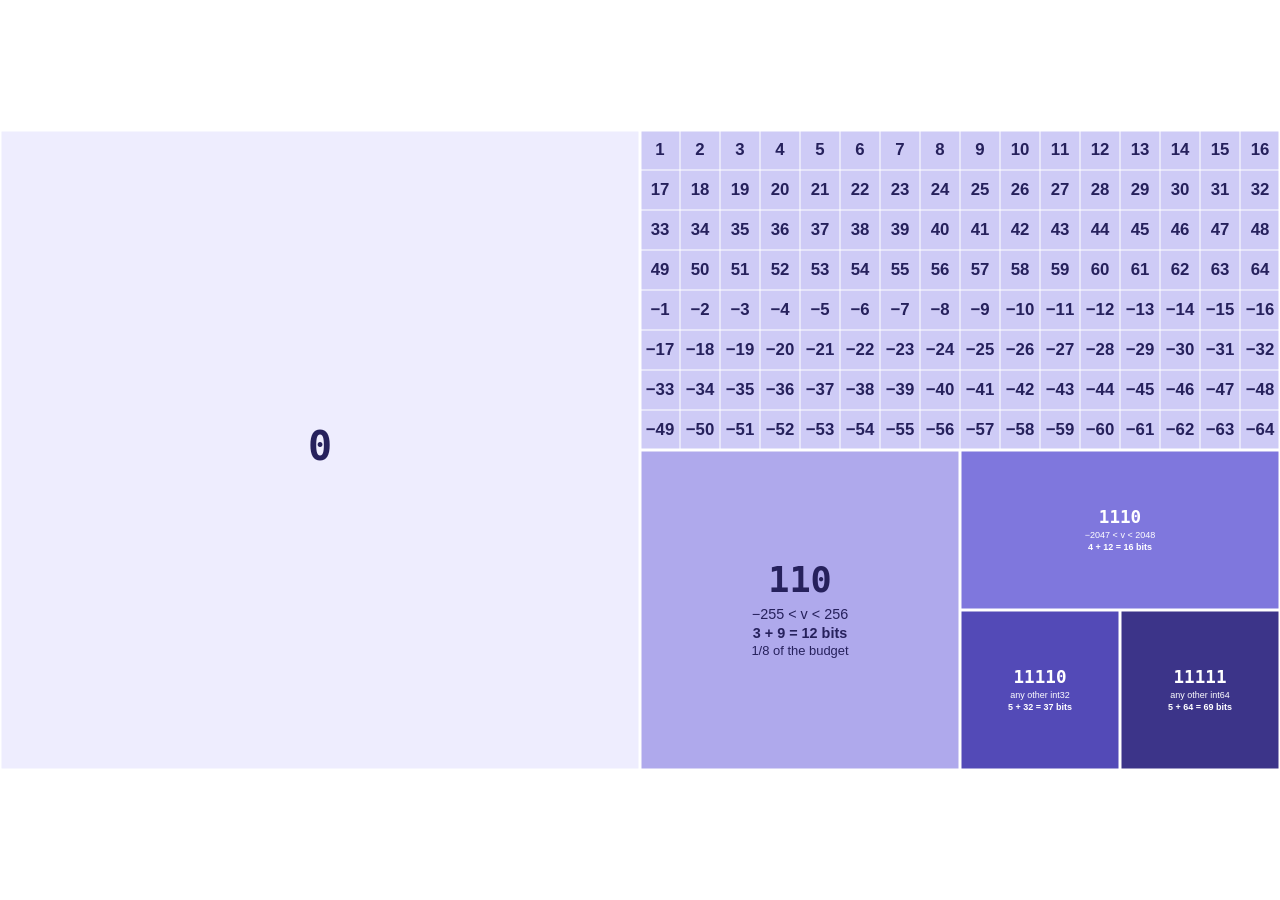
<file: posts/pcodec-is-awesome/double-delta-treemap.html>
<!doctype html>
<html lang="en">
<head>
<meta charset="utf-8">
<meta name="viewport" content="width=device-width, initial-scale=1">
<title>DoubleDelta Code Space</title>
<style>
/* Layout: one canvas filling the frame with a floating tooltip. */
:root {
  --ink: #2C2C2A;
  --sans: -apple-system, "Segoe UI", Helvetica, Arial, sans-serif;
  color-scheme: light;
}
html, body {
  margin: 0;
  height: 100%;
  overflow: hidden;
  background: #ffffff;
  color: var(--ink);
  font-family: var(--sans);
}
#stage {
  position: relative;
  width: 100%;
  height: 100%;
  user-select: none;
  -webkit-user-select: none;
}
canvas {
  display: block;
  width: 100%;
  height: 100%;
  touch-action: pan-y;
  outline: none;
}
canvas.zoomed { touch-action: none; cursor: grab; }
canvas.dragging { cursor: grabbing; }
.tip {
  position: absolute;
  display: none;
  padding: 7px 9px;
  border: 1.5px solid var(--ink);
  border-radius: 2px;
  background: #ffffff;
  box-shadow: 0 2px 10px rgba(0, 0, 0, 0.12);
  font-size: 14px;
  font-weight: 600;
  white-space: nowrap;
  pointer-events: none;
}
</style>
</head>
<body>
<div id="stage">
  <canvas id="map" tabindex="0" aria-label="Treemap of DoubleDelta's prefix code space. Use plus and minus to zoom, arrow keys to pan, 0 to reset."></canvas>
  <div class="tip" id="tip"></div>
</div>
<script>
// DoubleDelta writes each nonzero delta-of-delta v as: prefix, sign bit (1 = negative),
// then |v| - 1 in (dataBits - 1) bits. Range labels assume an Int32 column.
const TIERS = [
  { prefix: '0',     dataBits: 0,  share: '1/2',  fill: '#EEEDFE', ink: '#26215C', range: 'v = 0' },
  { prefix: '10',    dataBits: 7,  share: '1/4',  fill: '#CECBF6', ink: '#26215C', range: '−63 < v < 64', expanded: true },
  { prefix: '110',   dataBits: 9,  share: '1/8',  fill: '#AFA9EC', ink: '#26215C', range: '−255 < v < 256' },
  { prefix: '1110',  dataBits: 12, share: '1/16', fill: '#7F77DD', ink: '#ffffff', range: '−2047 < v < 2048' },
  { prefix: '11110', dataBits: 32, share: '1/32', fill: '#534AB7', ink: '#ffffff', range: 'any other int32' },
  { prefix: '11111', dataBits: 64, share: '1/32', fill: '#3C3489', ink: '#ffffff', range: 'any other int64' },
];
const WORLD_W = 2;
const WORLD_H = 1;
const MIN_CELL = 12;        // px: cells smaller than this are drawn as groups of consecutive codes
const MAX_ZOOM = 2 ** 34;   // enough to read individual 69-bit codes
const SANS = '-apple-system, "Segoe UI", Helvetica, Arial, sans-serif';
const MONO = 'SFMono-Regular, Menlo, Consolas, monospace';
const reduceMotion = window.matchMedia('(prefers-reduced-motion: reduce)').matches;

const stage = document.getElementById('stage');
const canvas = document.getElementById('map');
const ctx = canvas.getContext('2d');
const tip = document.getElementById('tip');

// Each prefix bit halves the current rectangle along its longer side (0 = left/top, 1 = right/bottom).
function split(r) {
  return r.w > r.h
    ? [{ x: r.x, y: r.y, w: r.w / 2, h: r.h }, { x: r.x + r.w / 2, y: r.y, w: r.w / 2, h: r.h }]
    : [{ x: r.x, y: r.y, w: r.w, h: r.h / 2 }, { x: r.x, y: r.y + r.h / 2, w: r.w, h: r.h / 2 }];
}

TIERS.forEach((t, i) => {
  let r = { x: 0, y: 0, w: WORLD_W, h: WORLD_H };
  for (const bit of t.prefix) r = split(r)[+bit];
  t.rect = r;
  t.index = i;
  t.bits = t.prefix.length + t.dataBits;
  // The tier's 2^dataBits codes form a grid of (near) square cells, numbered in
  // codeword order left to right, top to bottom.
  let { w, h } = r;
  let colBits = 0;
  for (let b = 0; b < t.dataBits; b++) {
    if (w > h) { w /= 2; colBits++; } else h /= 2;
  }
  t.cols = 2 ** colBits;
  t.rows = 2 ** (t.dataBits - colBits);
  t.cellW = w;
  t.cellH = h;
});

// Code number i is the payload as an integer: the sign bit, then |v| - 1.
function valueOf(t, i) {
  const magBits = BigInt(t.dataBits - 1);
  const m = i & ((1n << magBits) - 1n);
  return i >> magBits ? -(m + 1n) : m + 1n;
}

function codewordOf(t, i) {
  const payload = i.toString(2).padStart(t.dataBits, '0');
  return `${t.prefix} ${payload[0]} ${payload.slice(1)}`;
}

const fmt = (v) => v.toLocaleString('en-US').replace('-', '−');
const bitsText = (t) => (t.dataBits === 0 ? '1 bit' : `${t.prefix.length} + ${t.dataBits} = ${t.bits} bits`);

// ---- View -------------------------------------------------------------------

let W = 0;
let H = 0;
let dpr = 1;
let view = { x0: 0, y0: 0, s: 1 };   // world coords of the top-left corner, px per world unit
let pointer = null;                  // last hover/tap position in CSS px
let hoverTier = null;
let hovered = null;
let dragging = false;
let anim = 0;

const fitScale = () => Math.min(W / WORLD_W, H / WORLD_H);
const zoomFactor = () => view.s / fitScale();

function clampView(v) {
  const s = Math.min(Math.max(v.s, fitScale()), fitScale() * MAX_ZOOM);
  const clampAxis = (x0, viewPx, worldSize) => {
    const span = viewPx / s;
    return span >= worldSize ? (worldSize - span) / 2 : Math.min(Math.max(x0, 0), worldSize - span);
  };
  return { s, x0: clampAxis(v.x0, W, WORLD_W), y0: clampAxis(v.y0, H, WORLD_H) };
}

function zoomedView(from, px, py, factor) {
  const wx = from.x0 + px / from.s;
  const wy = from.y0 + py / from.s;
  const s = from.s * factor;
  return clampView({ s, x0: wx - px / s, y0: wy - py / s });
}

function setView(v) {
  view = clampView(v);
  canvas.classList.toggle('zoomed', zoomFactor() > 1.001);
  requestDraw();
}

function animateTo(target) {
  cancelAnimationFrame(anim);
  target = clampView(target);
  if (reduceMotion) { setView(target); return; }
  const from = view;
  const fc = { x: from.x0 + W / 2 / from.s, y: from.y0 + H / 2 / from.s };
  const tc = { x: target.x0 + W / 2 / target.s, y: target.y0 + H / 2 / target.s };
  const t0 = performance.now();
  const step = (now) => {
    const t = Math.min(1, (now - t0) / 280);
    const e = 1 - (1 - t) ** 3;
    const s = Math.exp(Math.log(from.s) + (Math.log(target.s) - Math.log(from.s)) * e);
    const cx = fc.x + (tc.x - fc.x) * e;
    const cy = fc.y + (tc.y - fc.y) * e;
    setView({ s, x0: cx - W / 2 / s, y0: cy - H / 2 / s });
    if (t < 1) anim = requestAnimationFrame(step);
  };
  anim = requestAnimationFrame(step);
}

const zoomBy = (px, py, factor) => animateTo(zoomedView(view, px, py, factor));
const resetZoom = () => animateTo({ s: fitScale(), x0: 0, y0: 0 });

function screenRect(r) {
  return { x: (r.x - view.x0) * view.s, y: (r.y - view.y0) * view.s, w: r.w * view.s, h: r.h * view.s };
}

const onScreen = (sr) => sr.x < W && sr.y < H && sr.x + sr.w > 0 && sr.y + sr.h > 0;

// Keep huge rectangles (deep zoom) within a sane range before handing them to the canvas.
function clipToViewport(sr, pad = 4) {
  const x = Math.max(sr.x, -pad);
  const y = Math.max(sr.y, -pad);
  return { x, y, w: Math.min(sr.x + sr.w, W + pad) - x, h: Math.min(sr.y + sr.h, H + pad) - y };
}

const revealed = (t) => t.dataBits > 0 && (t.expanded || t === hoverTier || zoomFactor() > 1.5);

// When cells are too small to draw one by one, draw runs of consecutive codes instead:
// segments of a row, or bands of whole rows. Either way a group is a contiguous range of codes.
function grouping(t) {
  const cw = t.cellW * view.s;
  const ch = t.cellH * view.s;
  const pow2Above = (x) => 2 ** Math.ceil(Math.log2(x));
  if (ch >= MIN_CELL) return { gw: cw >= MIN_CELL ? 1 : Math.min(t.cols, pow2Above(MIN_CELL / cw)), gh: 1 };
  return { gw: t.cols, gh: Math.min(t.rows, pow2Above(MIN_CELL / ch)) };
}

function groupAt(t, g, gr, gc) {
  const rect = {
    x: t.rect.x + gc * g.gw * t.cellW,
    y: t.rect.y + gr * g.gh * t.cellH,
    w: g.gw * t.cellW,
    h: g.gh * t.cellH,
  };
  const first = BigInt(gr * g.gh) * BigInt(t.cols) + BigInt(gc * g.gw);
  return { t, rect, first, last: first + BigInt(g.gw) * BigInt(g.gh) - 1n };
}

const contains = (r, x, y) => x >= r.x && x < r.x + r.w && y >= r.y && y < r.y + r.h;

function locate(px, py) {
  const wx = view.x0 + px / view.s;
  const wy = view.y0 + py / view.s;
  const t = TIERS.find((tier) => contains(tier.rect, wx, wy));
  if (!t) return { tier: null, group: null };
  hoverTier = t;
  if (!revealed(t)) return { tier: t, group: null };
  const g = grouping(t);
  const gc = Math.min(t.cols / g.gw - 1, Math.floor((wx - t.rect.x) / (g.gw * t.cellW)));
  const gr = Math.min(t.rows / g.gh - 1, Math.floor((wy - t.rect.y) / (g.gh * t.cellH)));
  return { tier: t, group: groupAt(t, g, gr, gc) };
}

// ---- Drawing ----------------------------------------------------------------

// Largest font size (<= max) at which `text` fits in maxW.
function fitFont(text, font, max, maxW) {
  ctx.font = font(max);
  const w = ctx.measureText(text).width;
  return w <= maxW ? max : max * maxW / w;
}

function drawLines(lines, sr) {
  // lines: [{ text, font: (size) => css, size, color }]; drop lines from the bottom until the stack fits.
  const pad = Math.min(6, sr.w * 0.08, sr.h * 0.08);
  let fitted = [];
  for (let count = lines.length; count > 0; count--) {
    fitted = lines.slice(0, count).map((l) => ({ ...l, size: fitFont(l.text, l.font, l.size, sr.w - 2 * pad) }));
    const height = fitted.reduce((sum, l) => sum + l.size * 1.3, 0);
    if (height <= sr.h - 2 * pad && fitted.every((l, i) => l.size >= (i === 0 ? 8 : 9))) break;
    fitted = [];
  }
  if (!fitted.length) return;
  const height = fitted.reduce((sum, l) => sum + l.size * 1.3, 0);
  let y = sr.y + sr.h / 2 - height / 2;
  ctx.textAlign = 'center';
  ctx.textBaseline = 'middle';
  for (const l of fitted) {
    ctx.font = l.font(l.size);
    ctx.fillStyle = l.color;
    ctx.fillText(l.text, sr.x + sr.w / 2, y + l.size * 0.65);
    y += l.size * 1.3;
  }
}

function drawSummary(t) {
  const sr = screenRect(t.rect);
  const box = clipToViewport(sr);
  ctx.fillStyle = t.fill;
  ctx.fillRect(box.x, box.y, box.w, box.h);
  const md = Math.min(sr.w, sr.h);
  const big = Math.min(40, Math.max(11, md * 0.11));
  const small = Math.min(15, Math.max(9, md * 0.045));
  const shareColor = t.ink === '#ffffff' ? '#EEEDFE' : t.ink;
  const lines = [{ text: t.prefix, font: (s) => `600 ${s}px ${MONO}`, size: big, color: t.ink }];
  if (t.dataBits > 0) {
    lines.push(
      { text: t.range, font: (s) => `${s}px ${SANS}`, size: small, color: t.ink },
      { text: bitsText(t), font: (s) => `600 ${s}px ${SANS}`, size: small, color: t.ink },
      { text: `${t.share} of the budget`, font: (s) => `${s}px ${SANS}`, size: small * 0.9, color: shareColor },
    );
  }
  drawLines(lines, clipToViewport(sr, 0));
}

function drawCells(t) {
  const g = grouping(t);
  const gW = g.gw * t.cellW;
  const gH = g.gh * t.cellH;
  const c0 = Math.max(0, Math.floor((view.x0 - t.rect.x) / gW));
  const c1 = Math.min(t.cols / g.gw - 1, Math.floor((view.x0 + W / view.s - t.rect.x) / gW));
  const r0 = Math.max(0, Math.floor((view.y0 - t.rect.y) / gH));
  const r1 = Math.min(t.rows / g.gh - 1, Math.floor((view.y0 + H / view.s - t.rect.y) / gH));
  for (let gr = r0; gr <= r1; gr++) {
    for (let gc = c0; gc <= c1; gc++) drawGroup(groupAt(t, g, gr, gc));
  }
}

function drawGroup(grp) {
  const t = grp.t;
  const sr = screenRect(grp.rect);
  const gap = Math.min(sr.w, sr.h) >= 5 ? 0.5 : 0;
  const box = clipToViewport({ x: sr.x + gap, y: sr.y + gap, w: sr.w - 2 * gap, h: sr.h - 2 * gap });
  ctx.fillStyle = t.fill;
  ctx.fillRect(box.x, box.y, box.w, box.h);
  if (grp.first !== grp.last || sr.w < 14 || sr.h < 10) return;

  const valueSize = Math.min(20, sr.h * 0.42);
  drawLines([
    { text: fmt(valueOf(t, grp.first)), font: (s) => `600 ${s}px ${SANS}`, size: valueSize, color: t.ink },
    { text: codewordOf(t, grp.first), font: (s) => `${s}px ${MONO}`, size: Math.min(12, valueSize * 0.6), color: t.ink },
    { text: `${t.bits} bits`, font: (s) => `${s}px ${SANS}`, size: Math.min(12, valueSize * 0.6), color: t.ink },
  ], clipToViewport(sr, 0));
}

function draw() {
  if (pointer && !dragging) ({ tier: hoverTier, group: hovered } = locate(pointer.x, pointer.y));
  ctx.setTransform(dpr, 0, 0, dpr, 0, 0);
  ctx.fillStyle = '#ffffff';
  ctx.fillRect(0, 0, W, H);

  for (const t of TIERS) {
    const sr = screenRect(t.rect);
    if (!onScreen(sr)) continue;
    const inset = Math.min(1.5, Math.min(sr.w, sr.h) / 8);
    const clip = clipToViewport({ x: sr.x + inset, y: sr.y + inset, w: sr.w - 2 * inset, h: sr.h - 2 * inset });
    ctx.save();
    ctx.beginPath();
    ctx.rect(clip.x, clip.y, clip.w, clip.h);
    ctx.clip();
    if (revealed(t)) drawCells(t);
    else drawSummary(t);
    ctx.restore();
  }

  const outlined = hovered ? hovered.rect : hoverTier && !revealed(hoverTier) ? hoverTier.rect : null;
  if (outlined && !dragging) {
    const sr = clipToViewport(screenRect(outlined));
    ctx.strokeStyle = '#2C2C2A';
    ctx.lineWidth = 1.5;
    ctx.strokeRect(sr.x + 0.75, sr.y + 0.75, sr.w - 1.5, sr.h - 1.5);
  }

  updateTip();
}

let drawQueued = false;
function requestDraw() {
  if (drawQueued) return;
  drawQueued = true;
  requestAnimationFrame(() => { drawQueued = false; draw(); });
}

// ---- Tooltip ----------------------------------------------------------------

function tipText() {
  if (!hoverTier) return '';
  const g = hovered;
  if (!g) return hoverTier.range;
  const a = valueOf(g.t, g.first);
  const b = valueOf(g.t, g.last);
  if (g.first === g.last) return `v = ${fmt(a)}`;
  if ((a < 0n) !== (b < 0n)) return hoverTier.range;
  return a < b ? `v = ${fmt(a)} … ${fmt(b)}` : `v = ${fmt(b)} … ${fmt(a)}`;
}

function updateTip() {
  const text = pointer && !dragging ? tipText() : '';
  if (!text) { tip.style.display = 'none'; return; }
  tip.textContent = text;
  tip.style.display = 'block';
  const tw = tip.offsetWidth;
  const th = tip.offsetHeight;
  let x = pointer.x + 14;
  let y = pointer.y + 14;
  if (x + tw > W - 4) x = Math.max(4, pointer.x - 14 - tw);
  if (y + th > H - 4) y = Math.max(4, pointer.y - 14 - th);
  tip.style.left = `${x}px`;
  tip.style.top = `${y}px`;
}

// ---- Input ------------------------------------------------------------------

const pointers = new Map();
let press = null;

function localPos(e) {
  const r = canvas.getBoundingClientRect();
  return { x: e.clientX - r.left, y: e.clientY - r.top };
}

canvas.addEventListener('pointerdown', (e) => {
  canvas.setPointerCapture(e.pointerId);
  pointers.set(e.pointerId, localPos(e));
  press = pointers.size === 1 ? { ...localPos(e), moved: false } : null;
});

canvas.addEventListener('pointermove', (e) => {
  const p = localPos(e);
  const prev = pointers.get(e.pointerId);
  if (prev) {
    pointers.set(e.pointerId, p);
    if (pointers.size === 2) {
      const [a, b] = [...pointers.values()];
      const other = a === p ? b : a;
      const oldDist = Math.hypot(prev.x - other.x, prev.y - other.y);
      const newDist = Math.hypot(p.x - other.x, p.y - other.y);
      const mid = { x: (p.x + other.x) / 2, y: (p.y + other.y) / 2 };
      const oldMid = { x: (prev.x + other.x) / 2, y: (prev.y + other.y) / 2 };
      cancelAnimationFrame(anim);
      const v = zoomedView(view, mid.x, mid.y, oldDist > 0 ? newDist / oldDist : 1);
      setView({ s: v.s, x0: v.x0 - (mid.x - oldMid.x) / v.s, y0: v.y0 - (mid.y - oldMid.y) / v.s });
      dragging = true;
      return;
    }
    if (press) {
      if (!press.moved && Math.hypot(p.x - press.x, p.y - press.y) > 4) press.moved = true;
      if (press.moved && zoomFactor() > 1.001) {
        cancelAnimationFrame(anim);
        dragging = true;
        canvas.classList.add('dragging');
        setView({ s: view.s, x0: view.x0 - (p.x - prev.x) / view.s, y0: view.y0 - (p.y - prev.y) / view.s });
        return;
      }
    }
  }
  if (e.pointerType === 'mouse') {
    pointer = p;
    requestDraw();
  }
});

function endPress(e) {
  pointers.delete(e.pointerId);
  if (press && !press.moved && e.type === 'pointerup' && e.pointerType !== 'mouse') pointer = localPos(e);
  if (pointers.size === 0) {
    press = null;
    dragging = false;
    canvas.classList.remove('dragging');
  }
  requestDraw();
}
canvas.addEventListener('pointerup', endPress);
canvas.addEventListener('pointercancel', endPress);

canvas.addEventListener('pointerleave', (e) => {
  if (e.pointerType !== 'mouse' || pointers.size) return;
  pointer = null;
  hoverTier = null;
  hovered = null;
  requestDraw();
});

canvas.addEventListener('dblclick', (e) => {
  const p = localPos(e);
  zoomBy(p.x, p.y, e.shiftKey ? 1 / 4 : 4);
});

canvas.addEventListener('wheel', (e) => {
  if (!(e.ctrlKey || e.metaKey)) return;
  e.preventDefault();
  cancelAnimationFrame(anim);
  const p = localPos(e);
  const delta = e.deltaMode === 1 ? e.deltaY * 33 : e.deltaY;
  setView(zoomedView(view, p.x, p.y, Math.exp(-delta * 0.0025)));
}, { passive: false });

canvas.addEventListener('keydown', (e) => {
  const pan = (dx, dy) => setView({ s: view.s, x0: view.x0 + dx / view.s, y0: view.y0 + dy / view.s });
  const actions = {
    '+': () => zoomBy(W / 2, H / 2, 2),
    '=': () => zoomBy(W / 2, H / 2, 2),
    '-': () => zoomBy(W / 2, H / 2, 1 / 2),
    '0': resetZoom,
    ArrowLeft: () => pan(-60, 0),
    ArrowRight: () => pan(60, 0),
    ArrowUp: () => pan(0, -60),
    ArrowDown: () => pan(0, 60),
  };
  if (actions[e.key]) { e.preventDefault(); actions[e.key](); }
});

// ---- Sizing -----------------------------------------------------------------

new ResizeObserver(() => {
  const z = W ? zoomFactor() : 1;
  const cx = W ? view.x0 + W / 2 / view.s : WORLD_W / 2;
  const cy = H ? view.y0 + H / 2 / view.s : WORLD_H / 2;
  W = stage.clientWidth;
  H = stage.clientHeight;
  dpr = window.devicePixelRatio || 1;
  canvas.width = Math.round(W * dpr);
  canvas.height = Math.round(H * dpr);
  const s = fitScale() * z;
  setView({ s, x0: cx - W / 2 / s, y0: cy - H / 2 / s });
  draw();
}).observe(stage);
</script>
</body>
</html>
</file>
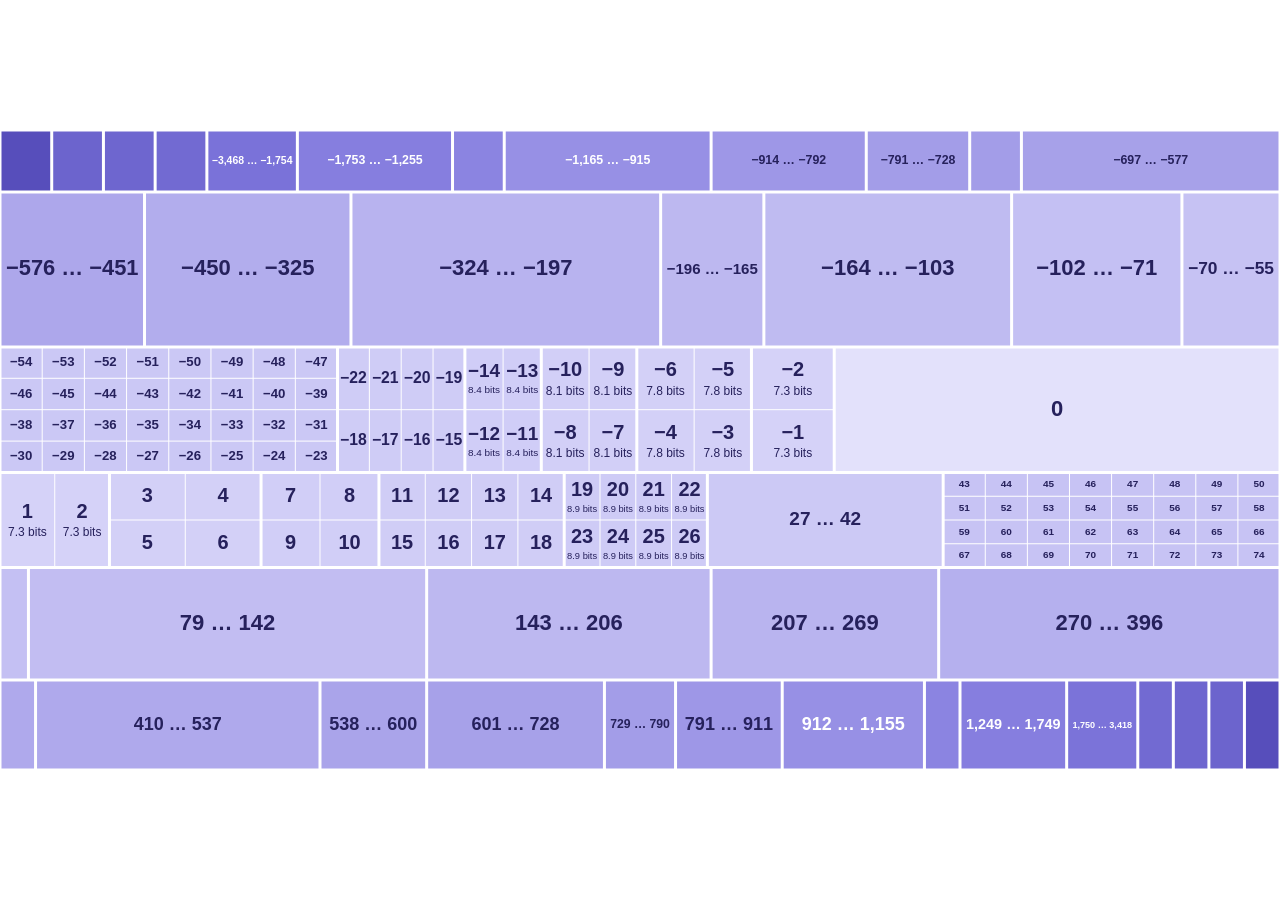
<file: posts/pcodec-is-awesome/pco-bins-treemap.html>
<!doctype html>
<html lang="en">
<head>
<meta charset="utf-8">
<meta name="viewport" content="width=device-width, initial-scale=1">
<title>Pcodec Bin Code Space</title>
<style>
/* Layout: one canvas filling the frame with a floating tooltip. */
:root {
  --ink: #2C2C2A;
  --sans: -apple-system, "Segoe UI", Helvetica, Arial, sans-serif;
  color-scheme: light;
}
html, body {
  margin: 0;
  height: 100%;
  overflow: hidden;
  background: #ffffff;
  color: var(--ink);
  font-family: var(--sans);
}
#stage {
  position: relative;
  width: 100%;
  height: 100%;
  user-select: none;
  -webkit-user-select: none;
}
canvas {
  display: block;
  width: 100%;
  height: 100%;
  touch-action: pan-y;
  outline: none;
}
canvas.zoomed { touch-action: none; cursor: grab; }
canvas.dragging { cursor: grabbing; }
.tip {
  position: absolute;
  display: none;
  padding: 7px 9px;
  border: 1.5px solid var(--ink);
  border-radius: 2px;
  background: #ffffff;
  box-shadow: 0 2px 10px rgba(0, 0, 0, 0.12);
  font-size: 14px;
  font-weight: 600;
  white-space: nowrap;
  pointer-events: none;
}
</style>
</head>
<body>
<div id="stage">
  <canvas id="map" tabindex="0" aria-label="Treemap of the bins pcodec chose for one chunk of the longitude column. Use plus and minus to zoom, arrow keys to pan, 0 to reset."></canvas>
  <div class="tip" id="tip"></div>
</div>
<script>
// The bins pcodec chose for the delta-of-deltas of the first chunk (262,144 values, one
// ClickHouse block) of the longitude column, from `pcodec inspect`: [ANS weight, lower, offset bits].
// A value v is stored in the last bin whose lower <= v: an ANS label costing log2(1024 / weight)
// bits, then v - lower in offset-bits raw bits.
const ANS_SIZE = 1024;
const BIN_DATA = [
  [4, -89719867, 27], [4, -191653, 17], [4, -77373, 16], [4, -18014, 14], [7, -3468, 11],
  [12, -1753, 9], [4, -1254, 7], [16, -1165, 8], [12, -914, 7], [8, -791, 6],
  [4, -727, 5], [20, -697, 7], [28, -576, 7], [40, -450, 7], [60, -324, 7],
  [20, -196, 5], [48, -164, 6], [33, -102, 5], [19, -70, 4], [53, -54, 5],
  [20, -22, 3], [12, -14, 2], [15, -10, 2], [18, -6, 2], [13, -2, 1],
  [70, 0, 0], [13, 1, 1], [18, 3, 2], [14, 7, 2], [22, 11, 3],
  [17, 19, 3], [28, 27, 4], [40, 43, 5], [4, 75, 2], [56, 79, 6],
  [40, 143, 6], [32, 207, 6], [48, 270, 7], [4, 397, 4], [32, 410, 7],
  [12, 538, 6], [20, 601, 7], [8, 729, 6], [12, 791, 7], [16, 912, 8],
  [4, 1156, 7], [12, 1249, 9], [8, 1750, 11], [4, 3419, 14], [4, 18307, 16],
  [4, 77590, 17], [4, 192092, 27],
];
const WORLD_W = 2;
const WORLD_H = 1;
const MIN_CELL = 12;        // px: cells smaller than this are drawn as groups of consecutive codes
const MAX_ZOOM = 2 ** 26;   // enough to read individual values in the 27-bit bins

// Same colour scale as the DoubleDelta treemap: a value's colour depends only on its cost in bits,
// so equal colours mean equal cost across both charts.
const COLOR_STOPS = [[1, '#EEEDFE'], [9, '#CECBF6'], [12, '#AFA9EC'], [16, '#7F77DD'], [37, '#534AB7'], [69, '#3C3489']];
const hexRgb = (h) => [1, 3, 5].map((i) => parseInt(h.slice(i, i + 2), 16));
function colorFor(bits) {
  let i = 1;
  while (i < COLOR_STOPS.length - 1 && bits > COLOR_STOPS[i][0]) i++;
  const [b0, c0] = COLOR_STOPS[i - 1];
  const [b1, c1] = COLOR_STOPS[i];
  const f = Math.min(1, Math.max(0, (bits - b0) / (b1 - b0)));
  const a = hexRgb(c0);
  const b = hexRgb(c1);
  return a.map((x, k) => Math.round(x + (b[k] - x) * f));
}
const css = (rgb) => `rgb(${rgb.join(',')})`;
const lighten = (rgb, f) => rgb.map((x) => Math.round(x + (255 - x) * f));
const darkFill = (rgb) => (0.2126 * rgb[0] + 0.7152 * rgb[1] + 0.0722 * rgb[2]) / 255 < 0.6;
const fmt = (v) => v.toLocaleString('en-US').replace('-', '−');

const TIERS = BIN_DATA.map(([weight, lower, ob], i) => {
  const next = BIN_DATA[i + 1];
  const top = lower + 2 ** ob - 1;
  const usedTop = next ? Math.min(top, next[1] - 1) : top;
  const ansBits = Math.log2(ANS_SIZE / weight);
  const rgb = colorFor(ansBits + ob);
  const dark = darkFill(rgb);
  return {
    weight, ob, ansBits,
    dataBits: ob,
    lower: BigInt(lower),
    limit: next ? BigInt(next[1]) : null,   // values from here on belong to the next bin
    bits: ansBits + ob,
    rgb,
    fill: css(rgb),
    unusedFill: css(lighten(rgb, 0.75)),
    ink: dark ? '#ffffff' : '#26215C',
    range: ob === 0 ? fmt(lower) : `${fmt(lower)} … ${fmt(usedTop)}`,
  };
});

// Strip treemap: bins stay in value order and fill full-width rows like lines of text
// (left to right, top to bottom). Each row's height is proportional to the weight it holds;
// a new row starts when adding the next bin would make the row's tiles less square on average.
function layout(items, W, H) {
  const total = items.reduce((s, t) => s + t.weight, 0);
  const rowAspect = (row) => {
    const sum = row.reduce((s, t) => s + t.weight, 0);
    const h = (sum / total) * H;
    return row.reduce((s, t) => {
      const w = (t.weight / sum) * W;
      return s + Math.max(w / h, h / w);
    }, 0) / row.length;
  };
  const rows = [];
  let row = [];
  for (const t of items) {
    if (row.length && rowAspect([...row, t]) > rowAspect(row)) { rows.push(row); row = []; }
    row.push(t);
  }
  rows.push(row);
  // A greedy strip layout can leave a few light bins as a sliver of a last row; fold them into
  // the previous row when that makes the tiles squarer overall.
  while (rows.length > 1) {
    const [a, b] = rows.slice(-2);
    const separate = (rowAspect(a) * a.length + rowAspect(b) * b.length) / (a.length + b.length);
    if (rowAspect([...a, ...b]) > separate) break;
    rows.splice(-2, 2, [...a, ...b]);
  }
  let y = 0;
  for (const r of rows) {
    const sum = r.reduce((s, t) => s + t.weight, 0);
    const h = (sum / total) * H;
    let x = 0;
    for (const t of r) {
      const w = (t.weight / sum) * W;
      t.rect = { x, y, w, h };
      x += w;
    }
    y += h;
  }
}
layout(TIERS, WORLD_W, WORLD_H);
const SANS = '-apple-system, "Segoe UI", Helvetica, Arial, sans-serif';
const MONO = 'SFMono-Regular, Menlo, Consolas, monospace';
const reduceMotion = window.matchMedia('(prefers-reduced-motion: reduce)').matches;

const stage = document.getElementById('stage');
const canvas = document.getElementById('map');
const ctx = canvas.getContext('2d');
const tip = document.getElementById('tip');

TIERS.forEach((t, i) => {
  const r = t.rect;
  t.index = i;
  // The bin's 2^offsetBits slots form a grid of (near) square cells, numbered in
  // value order left to right, top to bottom.
  let { w, h } = r;
  let colBits = 0;
  for (let b = 0; b < t.dataBits; b++) {
    if (w > h) { w /= 2; colBits++; } else h /= 2;
  }
  t.cols = 2 ** colBits;
  t.rows = 2 ** (t.dataBits - colBits);
  t.cellW = w;
  t.cellH = h;
});

// Slot i holds offset i, i.e. the value lower + i.
const valueOf = (t, i) => t.lower + i;
const isUnused = (t, i) => t.limit !== null && valueOf(t, i) >= t.limit;

const bitsNum = (t) => t.bits.toFixed(1);

// ---- View -------------------------------------------------------------------

let W = 0;
let H = 0;
let dpr = 1;
let view = { x0: 0, y0: 0, s: 1 };   // world coords of the top-left corner, px per world unit
let pointer = null;                  // last hover/tap position in CSS px
let hoverTier = null;
let hovered = null;
let dragging = false;
let anim = 0;

const fitScale = () => Math.min(W / WORLD_W, H / WORLD_H);
const zoomFactor = () => view.s / fitScale();

function clampView(v) {
  const s = Math.min(Math.max(v.s, fitScale()), fitScale() * MAX_ZOOM);
  const clampAxis = (x0, viewPx, worldSize) => {
    const span = viewPx / s;
    return span >= worldSize ? (worldSize - span) / 2 : Math.min(Math.max(x0, 0), worldSize - span);
  };
  return { s, x0: clampAxis(v.x0, W, WORLD_W), y0: clampAxis(v.y0, H, WORLD_H) };
}

function zoomedView(from, px, py, factor) {
  const wx = from.x0 + px / from.s;
  const wy = from.y0 + py / from.s;
  const s = from.s * factor;
  return clampView({ s, x0: wx - px / s, y0: wy - py / s });
}

function setView(v) {
  view = clampView(v);
  canvas.classList.toggle('zoomed', zoomFactor() > 1.001);
  requestDraw();
}

function animateTo(target) {
  cancelAnimationFrame(anim);
  target = clampView(target);
  if (reduceMotion) { setView(target); return; }
  const from = view;
  const fc = { x: from.x0 + W / 2 / from.s, y: from.y0 + H / 2 / from.s };
  const tc = { x: target.x0 + W / 2 / target.s, y: target.y0 + H / 2 / target.s };
  const t0 = performance.now();
  const step = (now) => {
    const t = Math.min(1, (now - t0) / 280);
    const e = 1 - (1 - t) ** 3;
    const s = Math.exp(Math.log(from.s) + (Math.log(target.s) - Math.log(from.s)) * e);
    const cx = fc.x + (tc.x - fc.x) * e;
    const cy = fc.y + (tc.y - fc.y) * e;
    setView({ s, x0: cx - W / 2 / s, y0: cy - H / 2 / s });
    if (t < 1) anim = requestAnimationFrame(step);
  };
  anim = requestAnimationFrame(step);
}

const zoomBy = (px, py, factor) => animateTo(zoomedView(view, px, py, factor));
const resetZoom = () => animateTo({ s: fitScale(), x0: 0, y0: 0 });

function screenRect(r) {
  return { x: (r.x - view.x0) * view.s, y: (r.y - view.y0) * view.s, w: r.w * view.s, h: r.h * view.s };
}

const onScreen = (sr) => sr.x < W && sr.y < H && sr.x + sr.w > 0 && sr.y + sr.h > 0;

// Keep huge rectangles (deep zoom) within a sane range before handing them to the canvas.
function clipToViewport(sr, pad = 4) {
  const x = Math.max(sr.x, -pad);
  const y = Math.max(sr.y, -pad);
  return { x, y, w: Math.min(sr.x + sr.w, W + pad) - x, h: Math.min(sr.y + sr.h, H + pad) - y };
}

// Bins whose individual values get cells big enough to label are always shown value by value.
const EXPAND_CELL_W = 30;   // px
const EXPAND_CELL_H = 20;   // px
const cellsReadable = (t) => t.cellW * view.s >= EXPAND_CELL_W && t.cellH * view.s >= EXPAND_CELL_H;
const revealed = (t) => t.dataBits > 0 && (cellsReadable(t) || t === hoverTier || zoomFactor() > 1.5);

// When cells are too small to draw one by one, draw runs of consecutive codes instead:
// segments of a row, or bands of whole rows. Either way a group is a contiguous range of codes.
function grouping(t) {
  const cw = t.cellW * view.s;
  const ch = t.cellH * view.s;
  const pow2Above = (x) => 2 ** Math.ceil(Math.log2(x));
  if (ch >= MIN_CELL) return { gw: cw >= MIN_CELL ? 1 : Math.min(t.cols, pow2Above(MIN_CELL / cw)), gh: 1 };
  return { gw: t.cols, gh: Math.min(t.rows, pow2Above(MIN_CELL / ch)) };
}

function groupAt(t, g, gr, gc) {
  const rect = {
    x: t.rect.x + gc * g.gw * t.cellW,
    y: t.rect.y + gr * g.gh * t.cellH,
    w: g.gw * t.cellW,
    h: g.gh * t.cellH,
  };
  const first = BigInt(gr * g.gh) * BigInt(t.cols) + BigInt(gc * g.gw);
  return { t, rect, first, last: first + BigInt(g.gw) * BigInt(g.gh) - 1n };
}

const contains = (r, x, y) => x >= r.x && x < r.x + r.w && y >= r.y && y < r.y + r.h;

function locate(px, py) {
  const wx = view.x0 + px / view.s;
  const wy = view.y0 + py / view.s;
  const t = TIERS.find((tier) => contains(tier.rect, wx, wy));
  if (!t) return { tier: null, group: null };
  hoverTier = t;
  if (!revealed(t)) return { tier: t, group: null };
  const g = grouping(t);
  const gc = Math.min(t.cols / g.gw - 1, Math.floor((wx - t.rect.x) / (g.gw * t.cellW)));
  const gr = Math.min(t.rows / g.gh - 1, Math.floor((wy - t.rect.y) / (g.gh * t.cellH)));
  return { tier: t, group: groupAt(t, g, gr, gc) };
}

// ---- Drawing ----------------------------------------------------------------

// Largest font size (<= max) at which `text` fits in maxW.
function fitFont(text, font, max, maxW) {
  ctx.font = font(max);
  const w = ctx.measureText(text).width;
  return w <= maxW ? max : max * maxW / w;
}

function drawLines(lines, sr) {
  // lines: [{ text, font: (size) => css, size, color }]; drop lines from the bottom until the stack fits.
  const pad = Math.min(6, sr.w * 0.08, sr.h * 0.08);
  let fitted = [];
  for (let count = lines.length; count > 0; count--) {
    fitted = lines.slice(0, count).map((l) => ({ ...l, size: fitFont(l.text, l.font, l.size, sr.w - 2 * pad) }));
    const height = fitted.reduce((sum, l) => sum + l.size * 1.3, 0);
    if (height <= sr.h - 2 * pad && fitted.every((l, i) => l.size >= (i === 0 ? 8 : 9))) break;
    fitted = [];
  }
  if (!fitted.length) return;
  const height = fitted.reduce((sum, l) => sum + l.size * 1.3, 0);
  let y = sr.y + sr.h / 2 - height / 2;
  ctx.textAlign = 'center';
  ctx.textBaseline = 'middle';
  for (const l of fitted) {
    ctx.font = l.font(l.size);
    ctx.fillStyle = l.color;
    ctx.fillText(l.text, sr.x + sr.w / 2, y + l.size * 0.65);
    y += l.size * 1.3;
  }
}

function drawSummary(t) {
  const sr = screenRect(t.rect);
  const box = clipToViewport(sr);
  ctx.fillStyle = t.fill;
  ctx.fillRect(box.x, box.y, box.w, box.h);
  const md = Math.min(sr.w, sr.h);
  const big = Math.min(22, Math.max(9, md * 0.2));
  drawLines([
    { text: t.range, font: (s) => `600 ${s}px ${SANS}`, size: big, color: t.ink },
  ], clipToViewport(sr, 0));
}

function drawCells(t) {
  const g = grouping(t);
  const gW = g.gw * t.cellW;
  const gH = g.gh * t.cellH;
  const c0 = Math.max(0, Math.floor((view.x0 - t.rect.x) / gW));
  const c1 = Math.min(t.cols / g.gw - 1, Math.floor((view.x0 + W / view.s - t.rect.x) / gW));
  const r0 = Math.max(0, Math.floor((view.y0 - t.rect.y) / gH));
  const r1 = Math.min(t.rows / g.gh - 1, Math.floor((view.y0 + H / view.s - t.rect.y) / gH));
  for (let gr = r0; gr <= r1; gr++) {
    for (let gc = c0; gc <= c1; gc++) drawGroup(groupAt(t, g, gr, gc));
  }
}

function drawGroup(grp) {
  const t = grp.t;
  const sr = screenRect(grp.rect);
  const gap = Math.min(sr.w, sr.h) >= 5 ? 0.5 : 0;
  const box = clipToViewport({ x: sr.x + gap, y: sr.y + gap, w: sr.w - 2 * gap, h: sr.h - 2 * gap });
  const unused = isUnused(t, grp.first);
  ctx.fillStyle = unused ? t.unusedFill : t.fill;
  ctx.fillRect(box.x, box.y, box.w, box.h);
  if (grp.first !== grp.last || sr.w < 14 || sr.h < 10) return;

  const ink = unused ? '#26215C' : t.ink;
  const valueSize = Math.min(20, sr.h * 0.42);
  drawLines([
    { text: fmt(valueOf(t, grp.first)), font: (s) => `600 ${s}px ${SANS}`, size: valueSize, color: ink },
    { text: unused ? 'unused' : `${bitsNum(t)} bits`, font: (s) => `${s}px ${SANS}`, size: Math.min(12, valueSize * 0.6), color: ink },
  ], clipToViewport(sr, 0));
}

function draw() {
  if (pointer && !dragging) ({ tier: hoverTier, group: hovered } = locate(pointer.x, pointer.y));
  ctx.setTransform(dpr, 0, 0, dpr, 0, 0);
  ctx.fillStyle = '#ffffff';
  ctx.fillRect(0, 0, W, H);

  for (const t of TIERS) {
    const sr = screenRect(t.rect);
    if (!onScreen(sr)) continue;
    const inset = Math.min(1.5, Math.min(sr.w, sr.h) / 8);
    const clip = clipToViewport({ x: sr.x + inset, y: sr.y + inset, w: sr.w - 2 * inset, h: sr.h - 2 * inset });
    ctx.save();
    ctx.beginPath();
    ctx.rect(clip.x, clip.y, clip.w, clip.h);
    ctx.clip();
    if (revealed(t)) drawCells(t);
    else drawSummary(t);
    ctx.restore();
  }

  const outlined = hovered ? hovered.rect : hoverTier && !revealed(hoverTier) ? hoverTier.rect : null;
  if (outlined && !dragging) {
    const sr = clipToViewport(screenRect(outlined));
    ctx.strokeStyle = '#2C2C2A';
    ctx.lineWidth = 1.5;
    ctx.strokeRect(sr.x + 0.75, sr.y + 0.75, sr.w - 1.5, sr.h - 1.5);
  }

  updateTip();
}

let drawQueued = false;
function requestDraw() {
  if (drawQueued) return;
  drawQueued = true;
  requestAnimationFrame(() => { drawQueued = false; draw(); });
}

// ---- Tooltip ----------------------------------------------------------------

function tipText() {
  if (!hoverTier) return '';
  const t = hoverTier;
  const g = hovered;
  if (!g) return t.range;
  const a = valueOf(g.t, g.first);
  const b = valueOf(g.t, g.last);
  const range = g.first === g.last ? `v = ${fmt(a)}` : `v = ${fmt(a)} … ${fmt(b)}`;
  if (isUnused(t, g.first)) return `${range} · unused (stored in the next bin)`;
  return range;
}

function updateTip() {
  const text = pointer && !dragging ? tipText() : '';
  if (!text) { tip.style.display = 'none'; return; }
  tip.textContent = text;
  tip.style.display = 'block';
  const tw = tip.offsetWidth;
  const th = tip.offsetHeight;
  let x = pointer.x + 14;
  let y = pointer.y + 14;
  if (x + tw > W - 4) x = Math.max(4, pointer.x - 14 - tw);
  if (y + th > H - 4) y = Math.max(4, pointer.y - 14 - th);
  tip.style.left = `${x}px`;
  tip.style.top = `${y}px`;
}

// ---- Input ------------------------------------------------------------------

const pointers = new Map();
let press = null;

function localPos(e) {
  const r = canvas.getBoundingClientRect();
  return { x: e.clientX - r.left, y: e.clientY - r.top };
}

canvas.addEventListener('pointerdown', (e) => {
  canvas.setPointerCapture(e.pointerId);
  pointers.set(e.pointerId, localPos(e));
  press = pointers.size === 1 ? { ...localPos(e), moved: false } : null;
});

canvas.addEventListener('pointermove', (e) => {
  const p = localPos(e);
  const prev = pointers.get(e.pointerId);
  if (prev) {
    pointers.set(e.pointerId, p);
    if (pointers.size === 2) {
      const [a, b] = [...pointers.values()];
      const other = a === p ? b : a;
      const oldDist = Math.hypot(prev.x - other.x, prev.y - other.y);
      const newDist = Math.hypot(p.x - other.x, p.y - other.y);
      const mid = { x: (p.x + other.x) / 2, y: (p.y + other.y) / 2 };
      const oldMid = { x: (prev.x + other.x) / 2, y: (prev.y + other.y) / 2 };
      cancelAnimationFrame(anim);
      const v = zoomedView(view, mid.x, mid.y, oldDist > 0 ? newDist / oldDist : 1);
      setView({ s: v.s, x0: v.x0 - (mid.x - oldMid.x) / v.s, y0: v.y0 - (mid.y - oldMid.y) / v.s });
      dragging = true;
      return;
    }
    if (press) {
      if (!press.moved && Math.hypot(p.x - press.x, p.y - press.y) > 4) press.moved = true;
      if (press.moved && zoomFactor() > 1.001) {
        cancelAnimationFrame(anim);
        dragging = true;
        canvas.classList.add('dragging');
        setView({ s: view.s, x0: view.x0 - (p.x - prev.x) / view.s, y0: view.y0 - (p.y - prev.y) / view.s });
        return;
      }
    }
  }
  if (e.pointerType === 'mouse') {
    pointer = p;
    requestDraw();
  }
});

function endPress(e) {
  pointers.delete(e.pointerId);
  if (press && !press.moved && e.type === 'pointerup' && e.pointerType !== 'mouse') pointer = localPos(e);
  if (pointers.size === 0) {
    press = null;
    dragging = false;
    canvas.classList.remove('dragging');
  }
  requestDraw();
}
canvas.addEventListener('pointerup', endPress);
canvas.addEventListener('pointercancel', endPress);

canvas.addEventListener('pointerleave', (e) => {
  if (e.pointerType !== 'mouse' || pointers.size) return;
  pointer = null;
  hoverTier = null;
  hovered = null;
  requestDraw();
});

canvas.addEventListener('dblclick', (e) => {
  const p = localPos(e);
  zoomBy(p.x, p.y, e.shiftKey ? 1 / 4 : 4);
});

canvas.addEventListener('wheel', (e) => {
  if (!(e.ctrlKey || e.metaKey)) return;
  e.preventDefault();
  cancelAnimationFrame(anim);
  const p = localPos(e);
  const delta = e.deltaMode === 1 ? e.deltaY * 33 : e.deltaY;
  setView(zoomedView(view, p.x, p.y, Math.exp(-delta * 0.0025)));
}, { passive: false });

canvas.addEventListener('keydown', (e) => {
  const pan = (dx, dy) => setView({ s: view.s, x0: view.x0 + dx / view.s, y0: view.y0 + dy / view.s });
  const actions = {
    '+': () => zoomBy(W / 2, H / 2, 2),
    '=': () => zoomBy(W / 2, H / 2, 2),
    '-': () => zoomBy(W / 2, H / 2, 1 / 2),
    '0': resetZoom,
    ArrowLeft: () => pan(-60, 0),
    ArrowRight: () => pan(60, 0),
    ArrowUp: () => pan(0, -60),
    ArrowDown: () => pan(0, 60),
  };
  if (actions[e.key]) { e.preventDefault(); actions[e.key](); }
});

// ---- Sizing -----------------------------------------------------------------

new ResizeObserver(() => {
  const z = W ? zoomFactor() : 1;
  const cx = W ? view.x0 + W / 2 / view.s : WORLD_W / 2;
  const cy = H ? view.y0 + H / 2 / view.s : WORLD_H / 2;
  W = stage.clientWidth;
  H = stage.clientHeight;
  dpr = window.devicePixelRatio || 1;
  canvas.width = Math.round(W * dpr);
  canvas.height = Math.round(H * dpr);
  const s = fitScale() * z;
  setView({ s, x0: cx - W / 2 / s, y0: cy - H / 2 / s });
  draw();
}).observe(stage);
</script>
</body>
</html>
</file>
